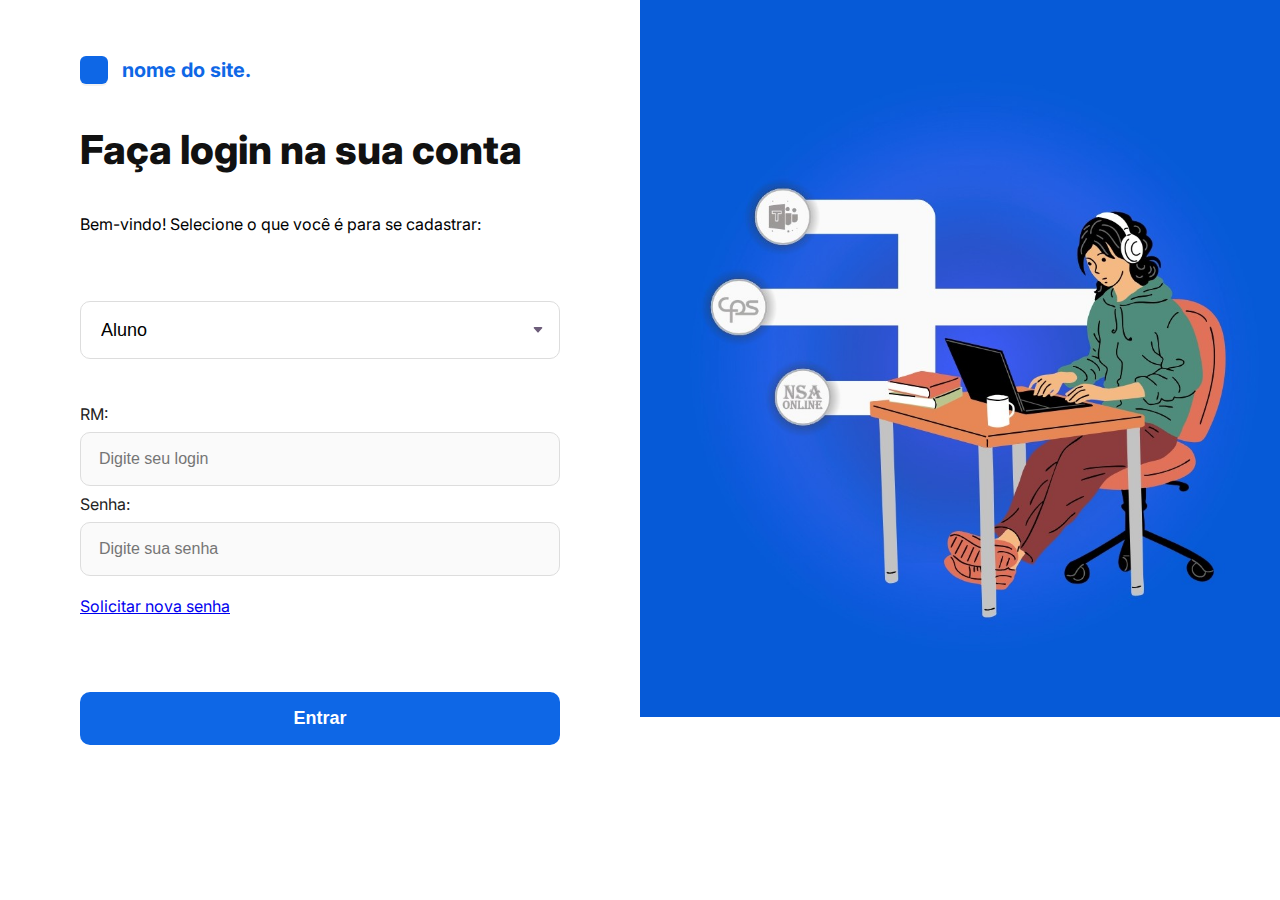
<file: index.html>
<!-- index.html -->
<!doctype html>
<html lang="pt-BR">
    
<head>
    <meta charset="utf-8" />
    <meta name="viewport" content="width=device-width,initial-scale=1" />
    
    <link href="https://fonts.googleapis.com/css2?family=Inter:wght@300;400;600;700;800&display=swap" rel="stylesheet">
    
    <link rel="stylesheet" href="./styles/login/login.css">
    <link rel="stylesheet" href="./styles/login/button_login.css">
    <link rel="stylesheet" href="./styles/login/formulario.css">

    <title>Login - NOME DO SITE</title>
</head>

<body>

    <div class="wrap">
        
        <div class="esquerda">
            
            <div class="logo"> 
                <span class="icon"></span> 
                <span>nome do site.</span>
            </div>

            <h1>Faça login na sua conta</h1>
            <p class="descricao">Bem-vindo! Selecione o que você é para se cadastrar:</p>

            <form class="formulario" id="form-login" onsubmit="return false;">
        
                <div class="select-wrapper">

                    <select id="tipo-usuario" class="select" aria-label="Tipo de usuário">
                        <option value="aluno">Aluno</option>
                        <option value="professor">Professor</option>
                    </select>

                </div>

                <div class="inputs">
                       
                    <label class="campo" for="text-identificador" id="text-identificador">RM:</label>
                    <input id="identificador" type="text" placeholder="Digite seu login" name="text-identificador">


                    <label class="campo">Senha:</label>
                    <input id="senha" type="current-password" placeholder="Digite sua senha">

                    
                </div>



                <a class="ajuda" href="linkaqui"> Solicitar nova senha </a>
                    <p style="color: red; font-size: 0.8em;" id="resposta"></p>
                <button type="submit" class="btn-login">Entrar</button>

            </form>
        </div>


        <img class="ilustracao" src="./assets/images/ilustracao.jpg" alt="ilustração"/>

    </div>


    <script type="module" src="./scripts/login/main.js"></script>

</body>
</html>
</file>
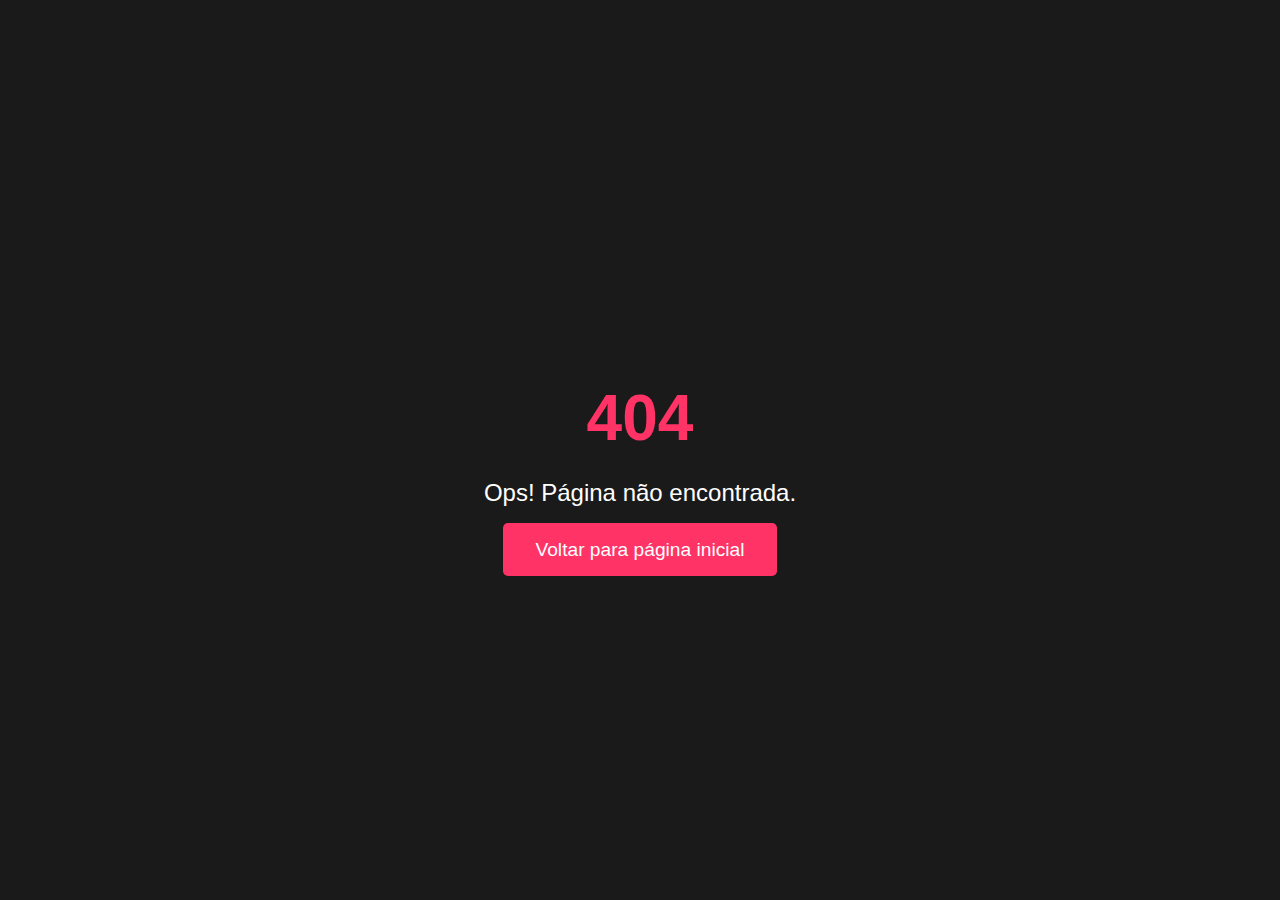
<file: html/dashbord.html>
<!DOCTYPE html>
<html lang="en">
<head>
    <meta charset="UTF-8">
    <meta name="viewport" content="width=device-width, initial-scale=1.0">
    <script type="module" src="../scripts/token/validar.js" defer></script>
    <title>Document</title>
</head>
<body style="display: none;">
    <h1>Dashbord</h1>

    <script type="module"> 
        import {infoUser} from "../scripts/token/validar.js"
        const nome = infoUser.usuario.nome.split(" ")[0]
        document.querySelector("h1").textContent = `You're Welcome ${nome}`;

    </script>
</body>
</html>
</file>
<file: styles/login/login.css>
:root {
    --azul-600: #0e67e6;
    --azul-500: #2a75dd;
    --card-borda: 10px;
    --cinza: #8b8b8b;
    /* ao mexer no css do projeto, utilizar somente ESSAS CORES !!! bjs - estrela */
}

* {
    box-sizing: border-box
}

html,
body {
    height: 100%;
    margin: 0;
    font-family: Inter, system-ui, -apple-system, 'Segoe UI', Roboto, 'Helvetica Neue', Arial;
}

.ilustracao {
    width: 100%;
    height: auto;
    max-height: 900px;
    object-fit: contain;
}

.wrap {
    min-height: 100vh;
    display: grid;
    grid-template-columns: 1fr 1fr;
    background: #fff;
}


.esquerda {
    padding: 56px 80px;
    display: flex;
    flex-direction: column;
    justify-content: flex-start;
    gap: 28px;
    align-items: flex-start;
    background: #fff;
}


.logo {
    display: flex;
    align-items: center;
    gap: 14px;
    color: var(--azul-600);
    font-weight: 700;
    font-size: 20px;
}

.logo .icon {
    width: 28px;
    height: 28px;
    background: var(--azul-600);
    border-radius: 6px;
    box-shadow: 0 2px 0 rgba(0, 0, 0, 0.05);
}


h1 {
    margin: 18px 0 0 0;
    font-size: 40px;
    line-height: 1;
    color: #111;
    font-weight: 800;
}

p .descricao {
    margin: 6px 0 18px 0;
    color: var(--cinza);
}
</file>
<file: styles/login/button_login.css>
.btn-login {
    background: var(--azul-600);
    color: #fff;
    border: none;
    border-radius: var(--card-borda);
    padding: 16px 0;
    font-size: 18px;
    font-weight: 600;
    cursor: pointer;
    transition: background 0.3s, transform 0.1s ease;
    width: 100%;
    max-width: 520px;
    margin-top: 10px;
}

.btn-login:hover {
    background: var(--azul-500);
}

.btn-login:active {
    transform: scale(0.98);
}

.btn-login:focus {
    outline: 2px solid rgba(11, 98, 224, 0.25);
    outline-offset: 2px;
}
</file>
<file: styles/login/formulario.css>
.formulario {
    width: 100%;
    max-width: 520px;
    display: flex;
    flex-direction: column;
    gap: 20px;
    margin-top: 8px;
}


/* ----------------- SELECTS --------------------- */

.select-wrapper {
    position: relative;
}

select {
    width: 100%;
    padding: 18px 52px 18px 20px;
    border-radius: 10px;
    border: 1px solid #ddd;
    background: #fff;
    font-size: 18px;
    cursor: pointer;
    display: block;
    margin: 15px auto 25px;
    transition: all 0.3s ease;
    appearance: none;
    -webkit-appearance: none;
    -moz-appearance: none;
    background-image: url("data:image/svg+xml,%3Csvg xmlns='http://www.w3.org/2000/svg' width='12' height='12' fill='%236D5D7A' viewBox='0 0 16 16'%3E%3Cpath d='M7.247 11.14 2.451 5.658C1.885 5.013 2.345 4 3.204 4h9.592a1 1 0 0 1 .753 1.659l-4.796 5.48a1 1 0 0 1-1.506 0z'/%3E%3C/svg%3E");
    background-repeat: no-repeat;
    background-position: calc(100% - 15px) center;
    padding-right: 40px;
}

select:focus {
    outline: 2px solid rgba(11, 98, 224, 0.12)
}

select:hover {
    transform: translateY(-2px);
    box-shadow: 0 5px 15px rgba(109, 93, 122, 0.1);
}

select option {
    background-color: white;
    font-size: 1rem;
    padding: 12px 15px;
    border: none;
    transition: all 0.3s ease;
}




/* ----------------- INPUTS --------------------- */

.inputs {
    display: flex;
    flex-direction: column;
    gap: 8px;
}

label.campo {
    display: flex;
    flex-direction: column;
    font-size: 16px;
    color: #222;
}

input[type="text"],
input[type="current-password"] {
    width: 100%;
    padding: 16px 18px;
    border-radius: 10px;
    border: 1.5px solid #ddd;
    background: #fafafa;
    font-size: 16px;
    min-height: 54px;
}
</file>
